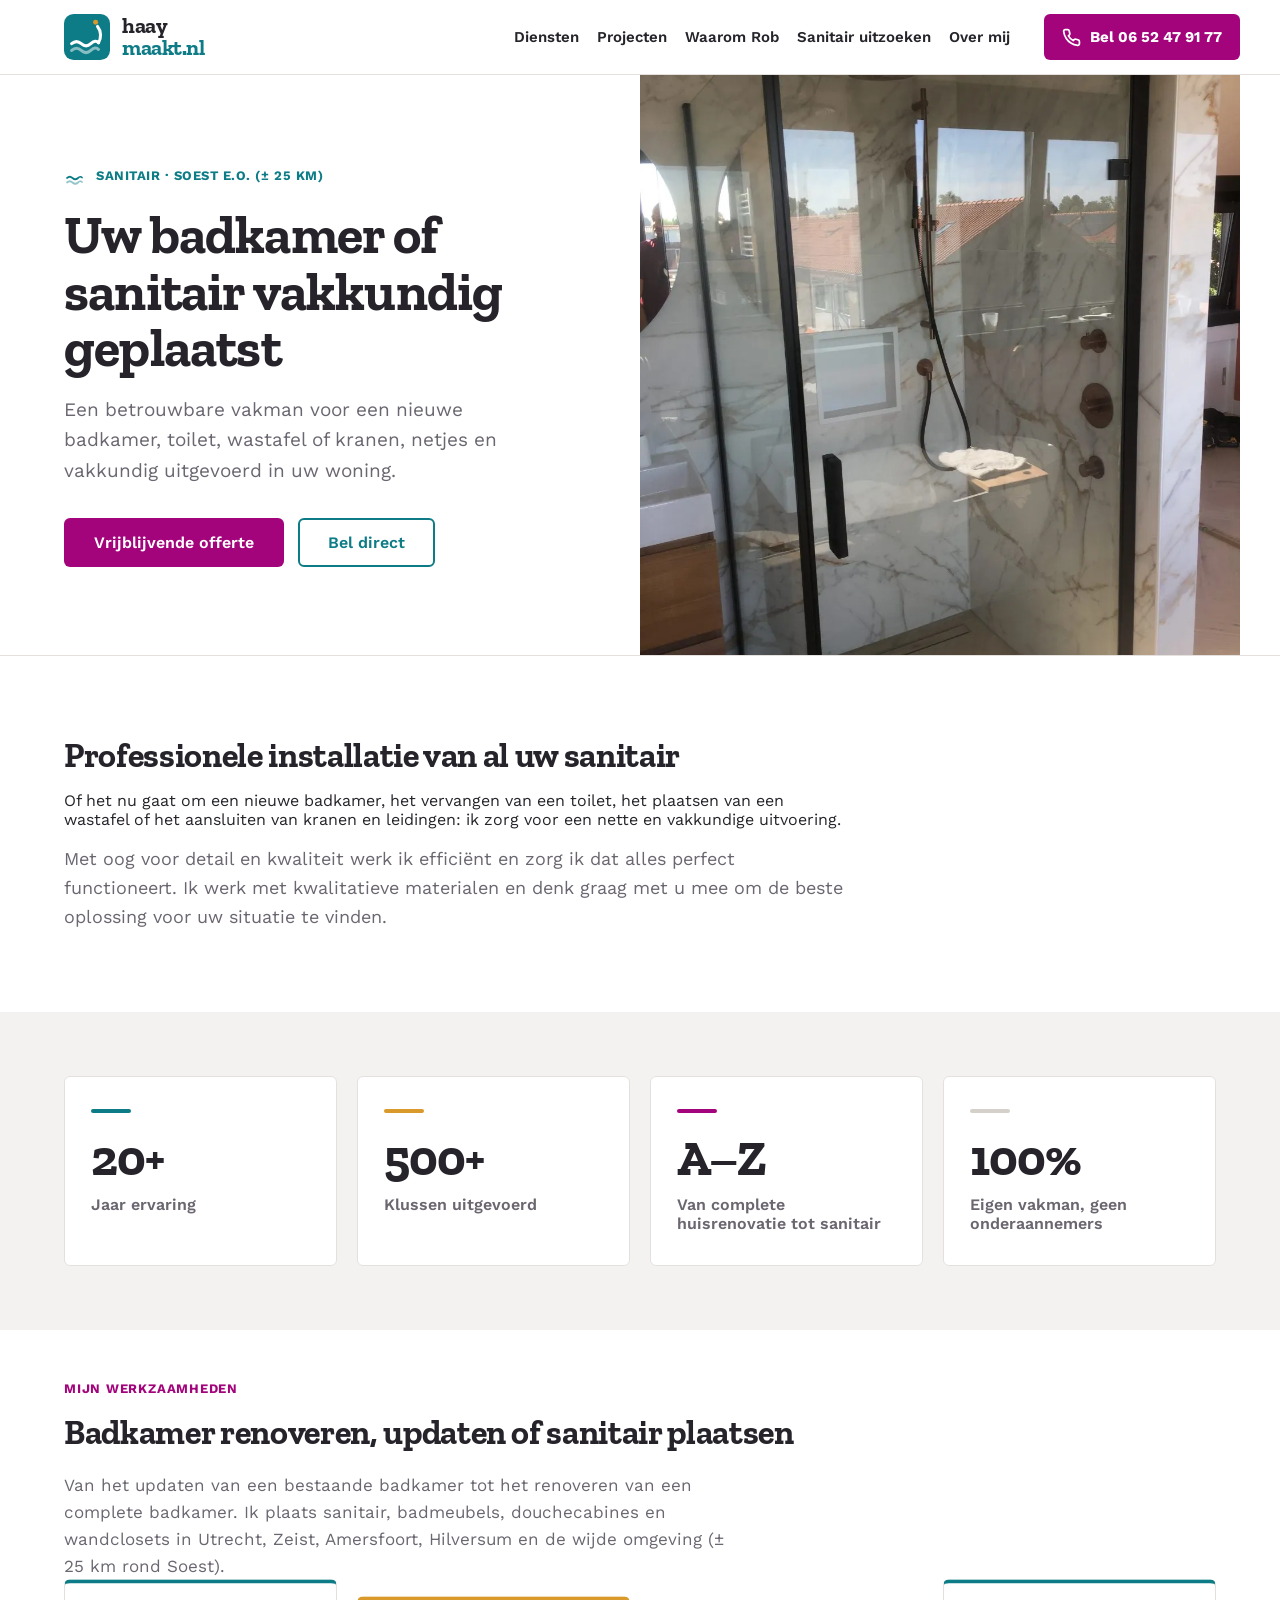
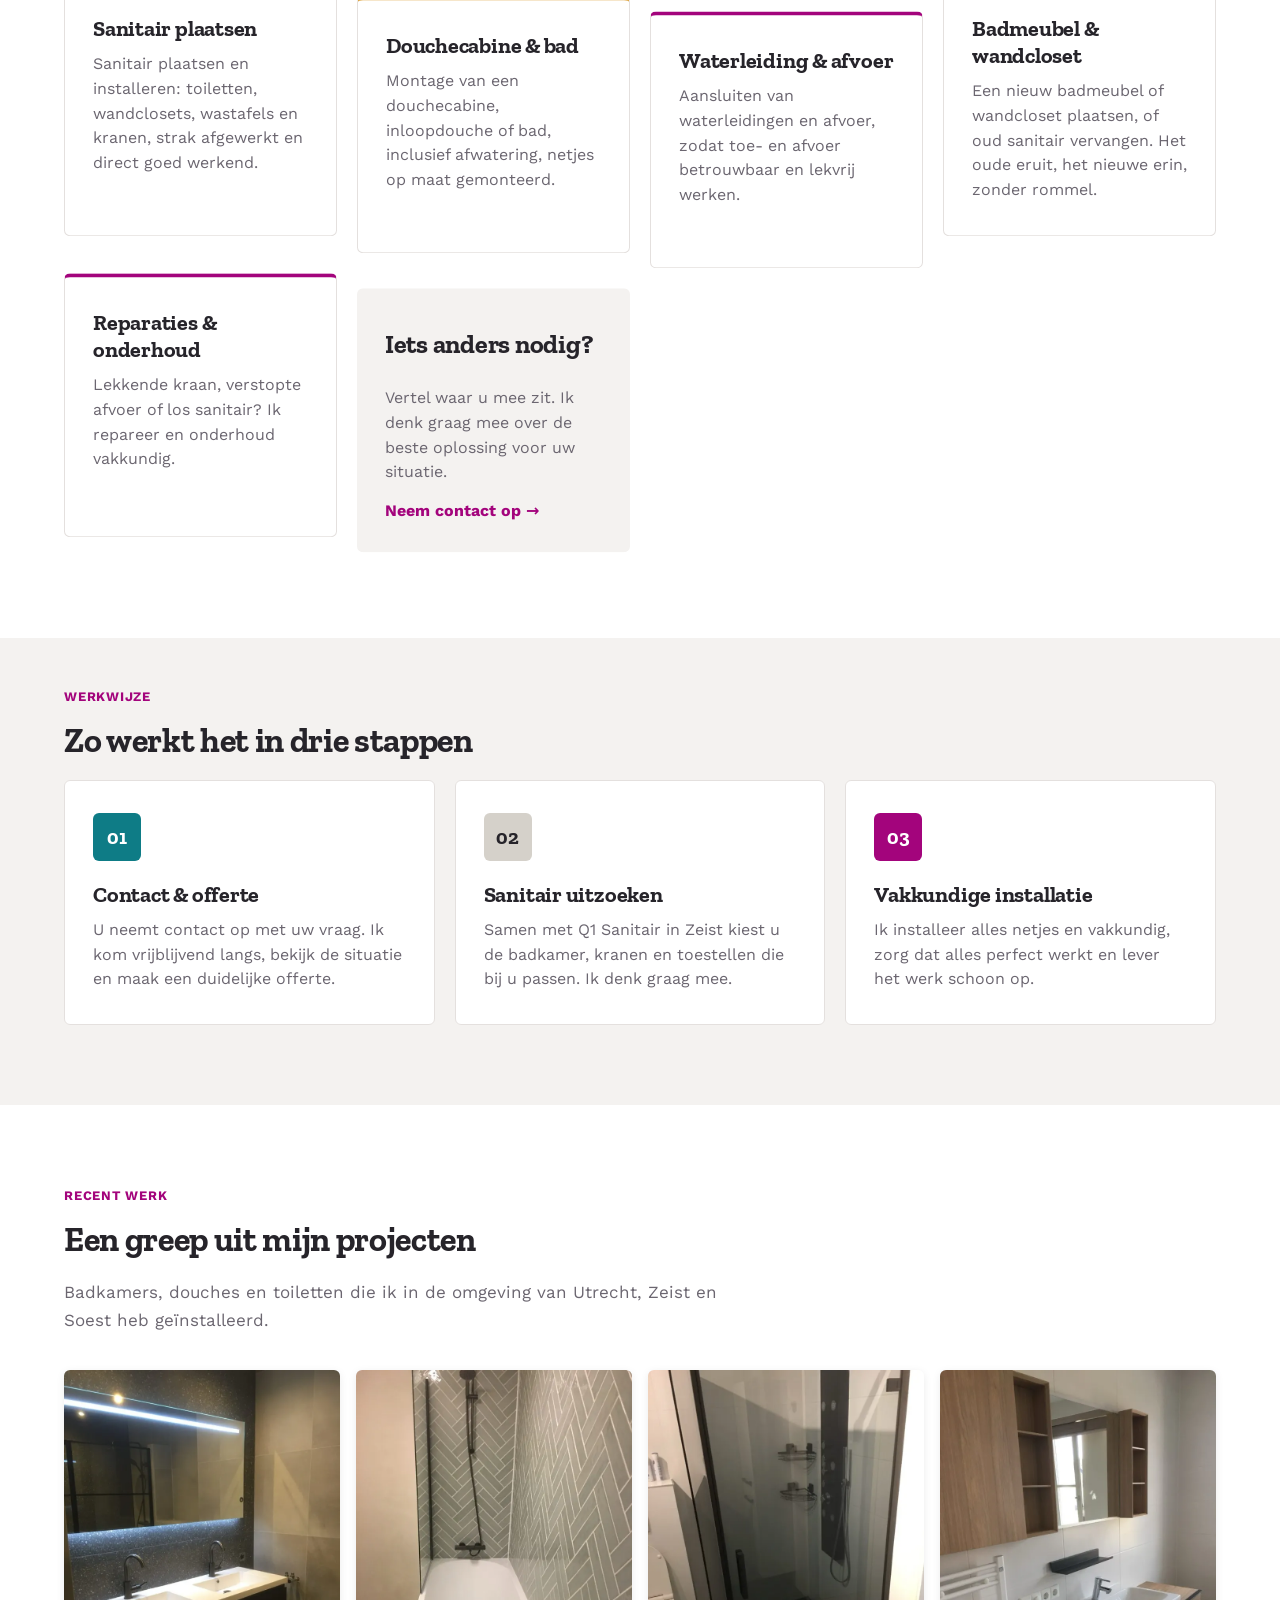
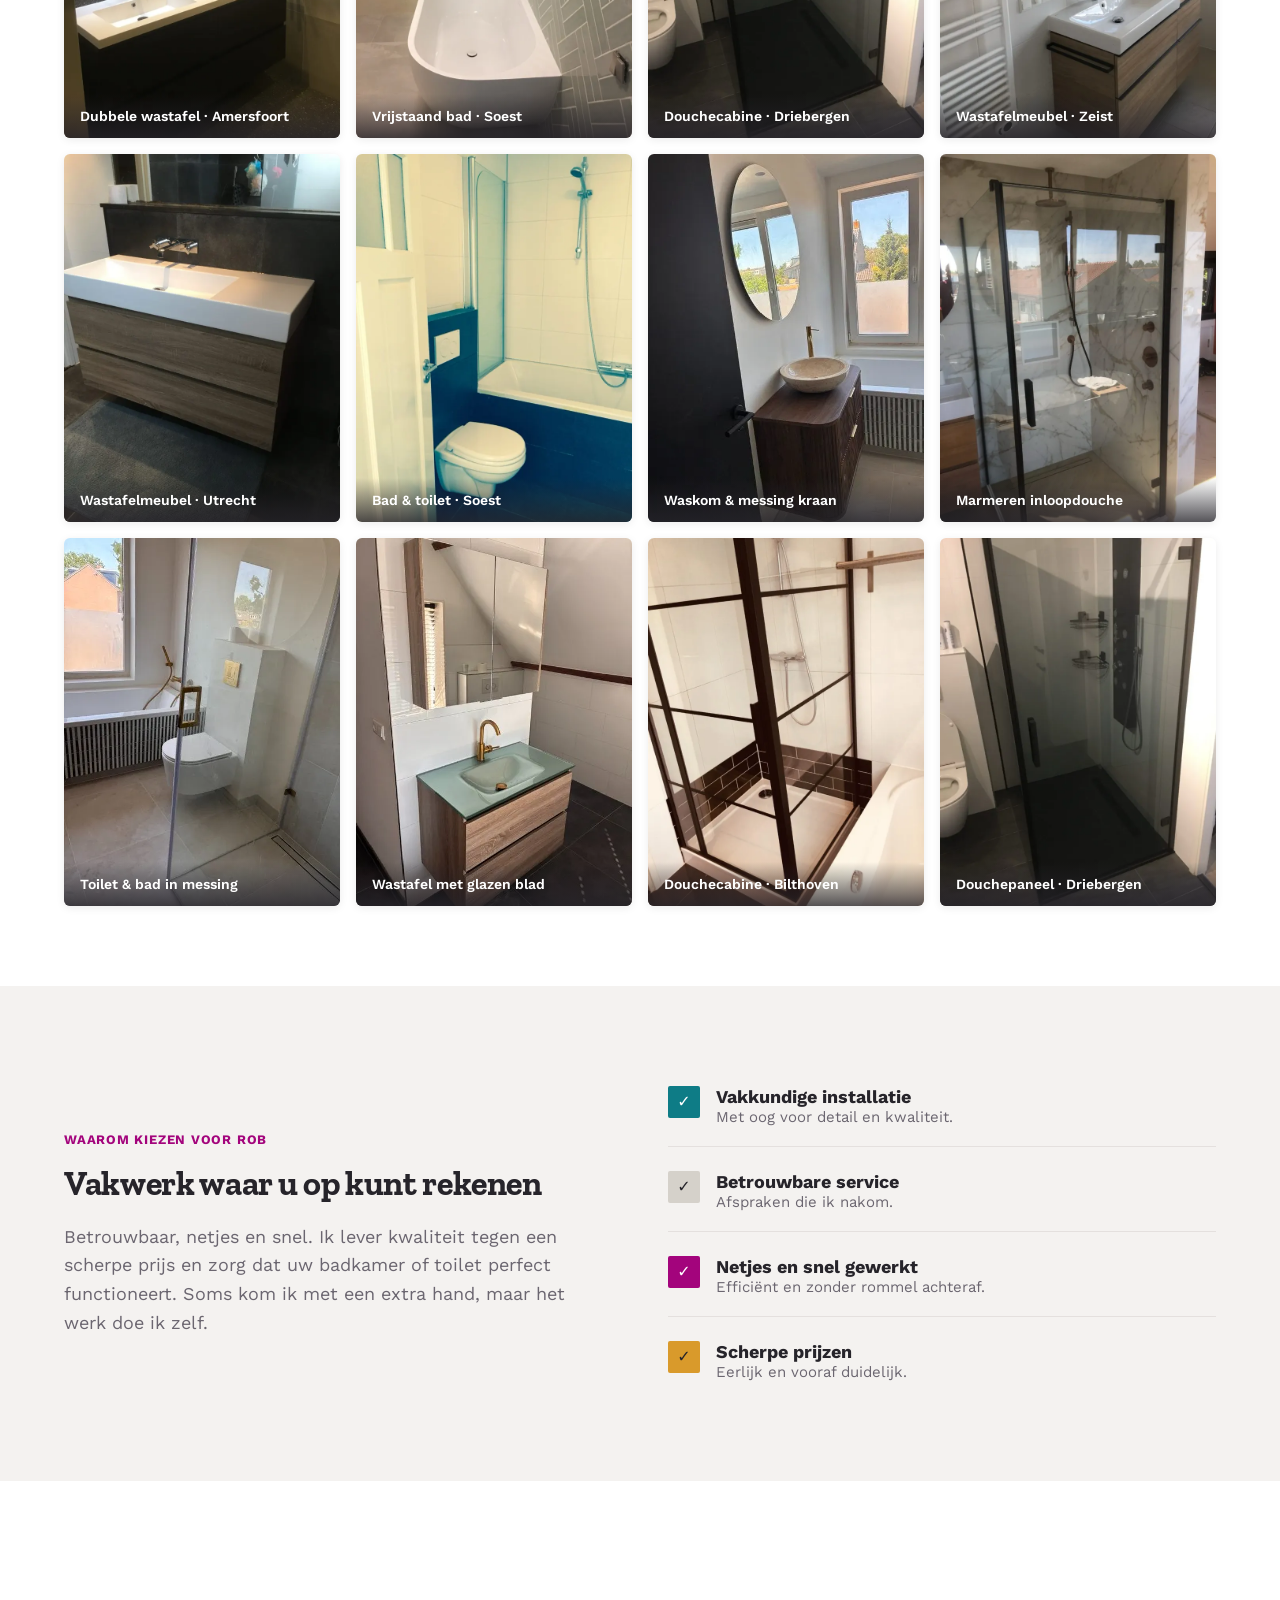
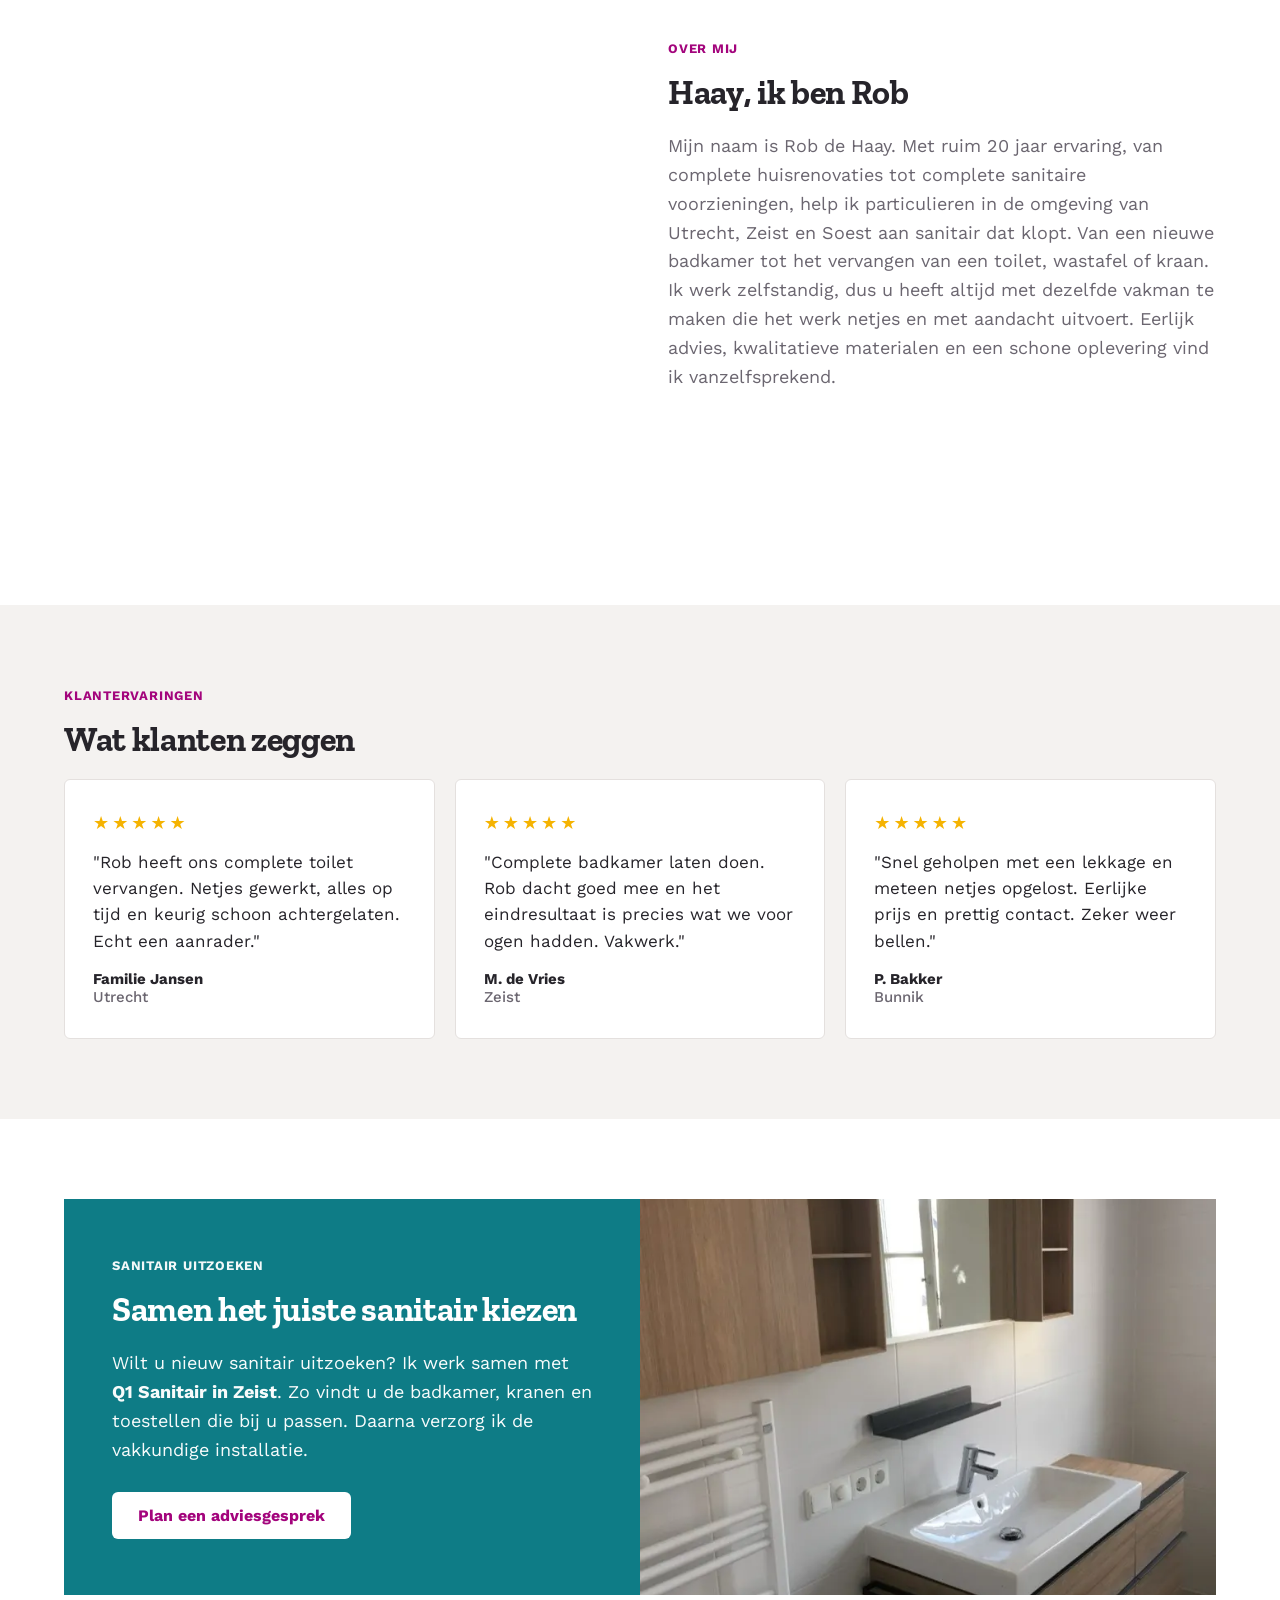
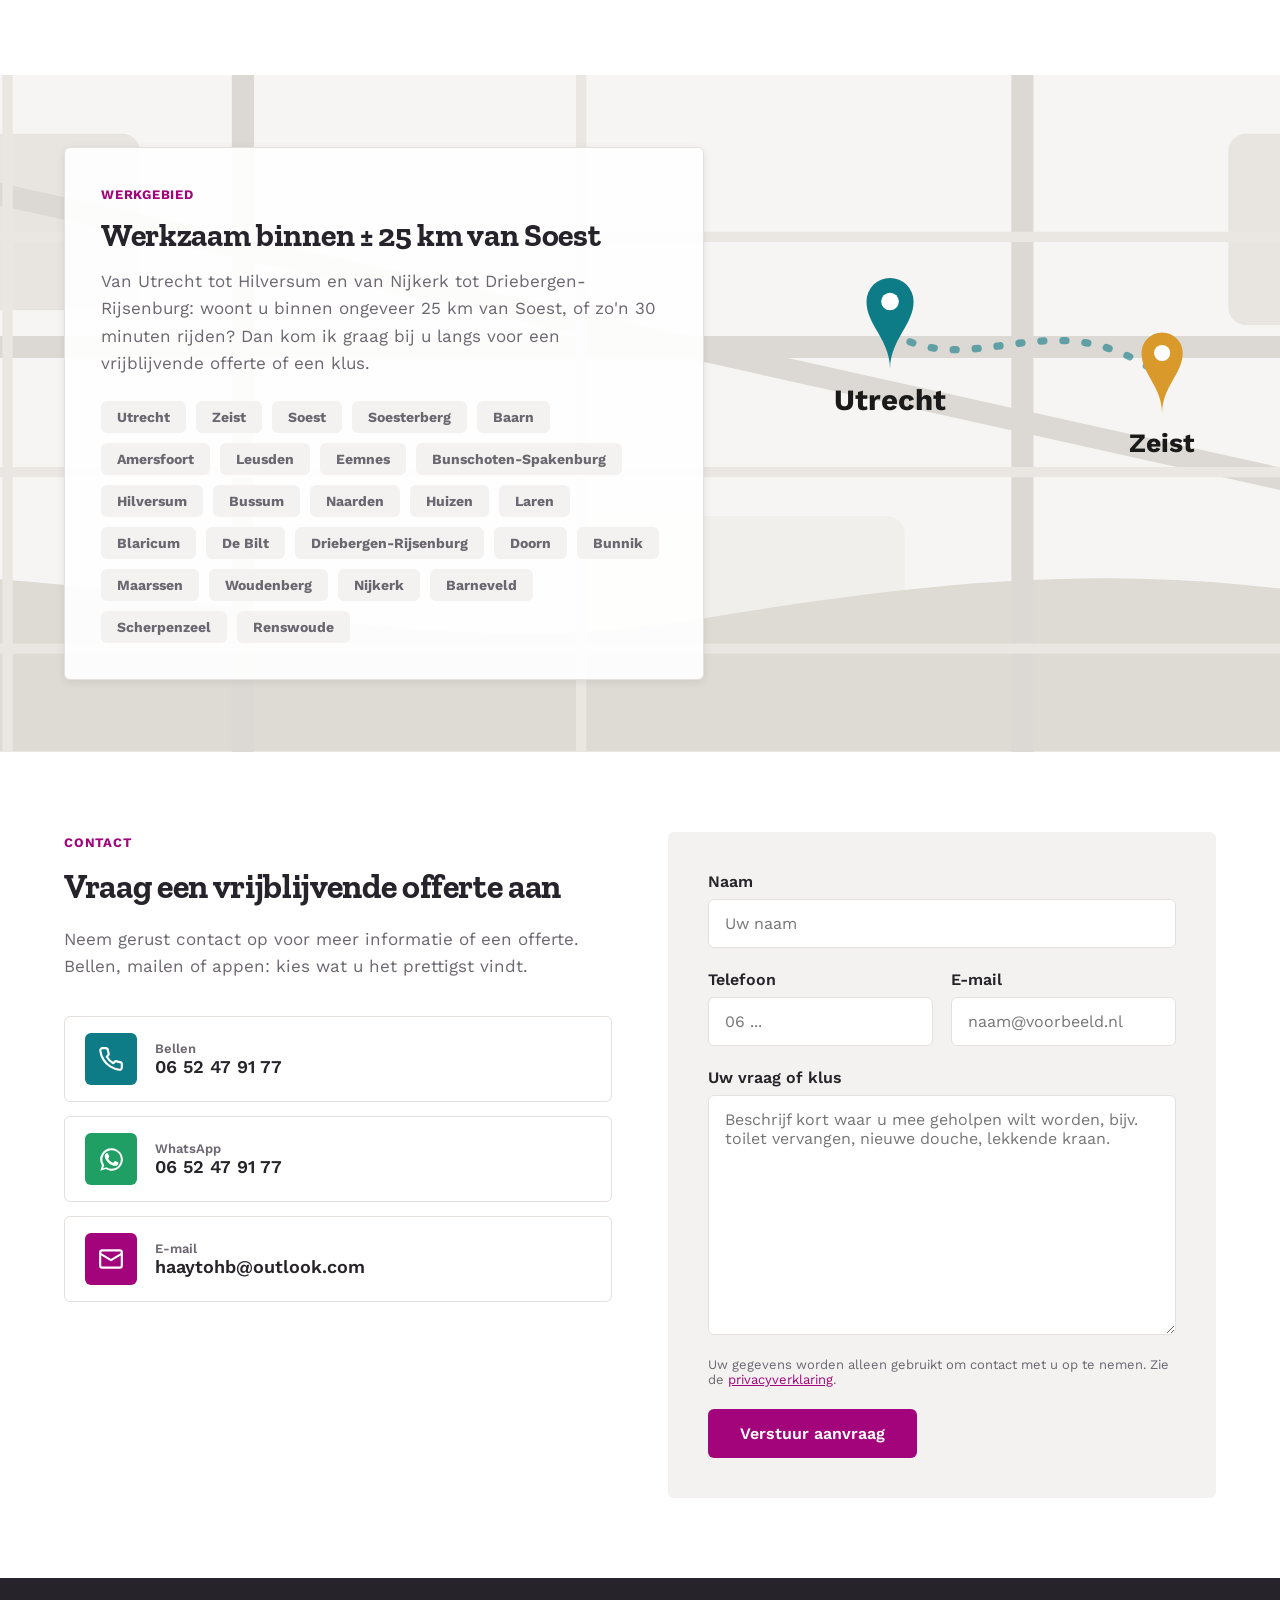
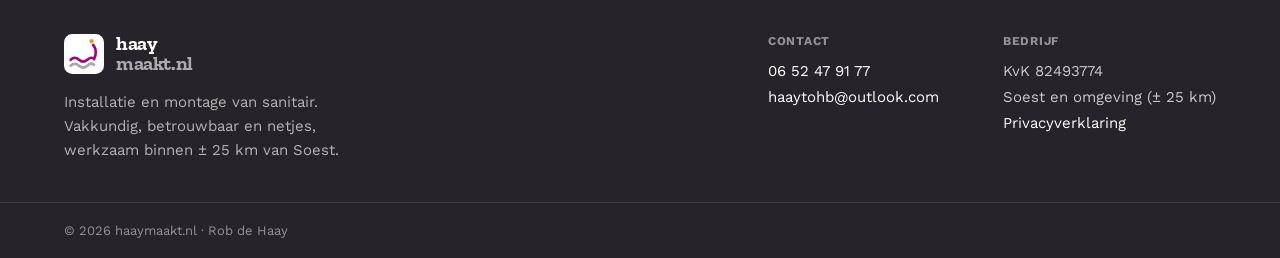
<file: index.html>
<!doctype html>
<html lang="nl">
<head>
<meta charset="utf-8">
<meta name="viewport" content="width=device-width, initial-scale=1">
<title>Badkamer renoveren &amp; sanitair plaatsen in Utrecht, Zeist en Soest | haaymaakt.nl</title>
<meta name="description" content="Haay Maakt: Rob de Haay renoveert badkamers en plaatst sanitair binnen ± 25 km van Soest, Utrecht, Zeist, Amersfoort en omgeving. Eén ervaren vakman van opname tot oplevering. 20+ jaar ervaring, vrijblijvende offerte.">
<link rel="canonical" href="https://haaymaakt.nl/">
<meta name="theme-color" content="#0E7C86">

<link rel="icon" href="/favicon.svg" type="image/svg+xml">
<link rel="icon" href="/favicon-32.png" sizes="32x32" type="image/png">
<link rel="apple-touch-icon" href="/apple-touch-icon.png">
<link rel="manifest" href="/site.webmanifest">

<meta property="og:type" content="website">
<meta property="og:site_name" content="Haay Maakt">
<meta property="og:locale" content="nl_NL">
<meta property="og:url" content="https://haaymaakt.nl/">
<meta property="og:title" content="Haay Maakt | Rob de Haay Sanitairinstallatie">
<meta property="og:description" content="Haay Maakt: Rob de Haay renoveert badkamers en plaatst sanitair binnen ± 25 km van Soest. Eén ervaren vakman van opname tot oplevering.">
<meta property="og:image" content="https://haaymaakt.nl/images/og-image.jpg">
<meta property="og:image:width" content="1200">
<meta property="og:image:height" content="630">
<meta property="og:image:alt" content="Marmeren inloopdouche geplaatst door Rob de Haay in Zeist">
<meta name="twitter:card" content="summary_large_image">
<meta name="twitter:title" content="Haay Maakt | Rob de Haay Sanitairinstallatie">
<meta name="twitter:description" content="Haay Maakt: badkamers renoveren en sanitair plaatsen. Eén ervaren vakman, werkzaam binnen ± 25 km van Soest.">
<meta name="twitter:image" content="https://haaymaakt.nl/images/og-image.jpg">

<script type="application/ld+json">
{
  "@context": "https://schema.org",
  "@type": "Plumber",
  "name": "Haay Maakt",
  "alternateName": ["Rob de Haay Sanitairinstallatie", "haaymaakt.nl"],
  "description": "Haay Maakt is het sanitairbedrijf van Rob de Haay. Rob renoveert badkamers en toiletten en plaatst douches, badmeubels, wandclosets, kranen en leidingwerk. Van de eerste opname tot de oplevering heeft u één ervaren vakman als aanspreekpunt.",
  "url": "https://haaymaakt.nl/",
  "image": "https://haaymaakt.nl/images/og-image.jpg",
  "telephone": "+31652479177",
  "email": "haaytohb@outlook.com",
  "identifier": { "@type": "PropertyValue", "name": "KvK", "value": "82493774" },
  "founder": { "@type": "Person", "name": "Rob de Haay" },
  "areaServed": [
    { "@type": "City", "name": "Utrecht" },
    { "@type": "City", "name": "Zeist" },
    { "@type": "City", "name": "Soest" },
    { "@type": "City", "name": "Soesterberg" },
    { "@type": "City", "name": "Baarn" },
    { "@type": "City", "name": "Amersfoort" },
    { "@type": "City", "name": "Leusden" },
    { "@type": "City", "name": "Eemnes" },
    { "@type": "City", "name": "Bunschoten-Spakenburg" },
    { "@type": "City", "name": "Hilversum" },
    { "@type": "City", "name": "Bussum" },
    { "@type": "City", "name": "Naarden" },
    { "@type": "City", "name": "Huizen" },
    { "@type": "City", "name": "Laren" },
    { "@type": "City", "name": "Blaricum" },
    { "@type": "City", "name": "De Bilt" },
    { "@type": "City", "name": "Driebergen-Rijsenburg" },
    { "@type": "City", "name": "Doorn" },
    { "@type": "City", "name": "Bunnik" },
    { "@type": "City", "name": "Maarssen" },
    { "@type": "City", "name": "Woudenberg" },
    { "@type": "City", "name": "Nijkerk" },
    { "@type": "City", "name": "Barneveld" },
    { "@type": "City", "name": "Scherpenzeel" },
    { "@type": "City", "name": "Renswoude" }
  ],
  "knowsAbout": ["badkamer renoveren", "badkamer updaten", "sanitair plaatsen", "badmeubel", "douchecabine", "wandcloset"],
  "hasOfferCatalog": {
    "@type": "OfferCatalog",
    "name": "Diensten",
    "itemListElement": [
      { "@type": "Offer", "itemOffered": { "@type": "Service", "name": "Sanitair plaatsen", "description": "Sanitair plaatsen en installeren: toiletten, wandclosets, wastafels en kranen." } },
      { "@type": "Offer", "itemOffered": { "@type": "Service", "name": "Douchecabine & bad", "description": "Montage van een douchecabine, inloopdouche of bad, inclusief afwatering." } },
      { "@type": "Offer", "itemOffered": { "@type": "Service", "name": "Waterleiding & afvoer", "description": "Aansluiten van waterleidingen en afvoer." } },
      { "@type": "Offer", "itemOffered": { "@type": "Service", "name": "Badmeubel & wandcloset", "description": "Een nieuw badmeubel of wandcloset plaatsen, of oud sanitair vervangen." } },
      { "@type": "Offer", "itemOffered": { "@type": "Service", "name": "Reparaties & onderhoud", "description": "Lekkende kraan, verstopte afvoer of los sanitair repareren en onderhouden." } }
    ]
  }
}
</script>

<link rel="preconnect" href="https://haaymaakt.goatcounter.com">
<link rel="preload" as="image" type="image/webp" href="/images/n-douche-zeist.webp" fetchpriority="high">
<link rel="preload" as="font" type="font/woff2" href="/fonts/work-sans-var.woff2" crossorigin>
<link rel="preload" as="font" type="font/woff2" href="/fonts/zilla-slab-700.woff2" crossorigin>
<link rel="stylesheet" href="/styles.css">
</head>
<body>
<a class="skip-link" href="#main">Direct naar inhoud</a>

<header class="site-header">
  <div class="row">
    <a href="#top" class="logo">
      <svg width="46" height="46" viewBox="0 0 48 48" fill="none" aria-hidden="true">
        <rect width="48" height="48" rx="10" fill="#0E7C86"/>
        <path d="M8 31 q 5 -4.5 10 0 t 10 0 q 5 -4.5 8 -1" stroke="#fff" stroke-width="3.2" fill="none" stroke-linecap="round"/>
        <path d="M8 38 q 5 -4.5 10 0 t 10 0 q 5 -4.5 8 -1" stroke="rgba(255,255,255,0.5)" stroke-width="3.2" fill="none" stroke-linecap="round"/>
        <path d="M36 30 C 39 25, 39 18, 35 13" stroke="#fff" stroke-width="3.2" fill="none" stroke-linecap="round"/>
        <circle cx="33" cy="8.5" r="2.6" fill="#D99A2B"/>
      </svg>
      <span class="wordmark"><span id="header-haay-woord">haay</span><span class="accent">maakt.nl</span></span>
    </a>

    <nav class="main-nav" aria-label="Hoofdmenu">
      <a href="#diensten">Diensten</a>
      <a href="#projecten">Projecten</a>
      <a href="#waarom">Waarom Rob</a>
      <a href="#sanitair">Sanitair uitzoeken</a>
      <a href="#over">Over mij</a>
    </nav>

    <a href="tel:0652479177" class="btn btn-primary btn-call" aria-label="Bel 06 52 47 91 77">
      <svg width="19" height="19" viewBox="0 0 24 24" fill="none" stroke="currentColor" stroke-width="2.2" stroke-linecap="round" stroke-linejoin="round" aria-hidden="true"><path d="M22 16.92v3a2 2 0 0 1-2.18 2 19.79 19.79 0 0 1-8.63-3.07 19.5 19.5 0 0 1-6-6 19.79 19.79 0 0 1-3.07-8.67A2 2 0 0 1 4.11 2h3a2 2 0 0 1 2 1.72c.127.96.361 1.903.7 2.81a2 2 0 0 1-.45 2.11L8.09 9.91a16 16 0 0 0 6 6l1.27-1.27a2 2 0 0 1 2.11-.45c.907.339 1.85.573 2.81.7A2 2 0 0 1 22 16.92z"/></svg>
      <span class="call-full">Bel 06 52 47 91 77</span>
      <span class="call-tablet">06 52 47 91 77</span>
    </a>

    <button type="button" class="menu-toggle" aria-label="Menu" aria-expanded="false" aria-controls="mobile-nav">
      <span></span><span></span><span></span>
    </button>
  </div>

  <nav id="mobile-nav" class="mobile-nav" aria-label="Mobiel menu" hidden>
    <a href="#diensten">Diensten</a>
    <a href="#projecten">Projecten</a>
    <a href="#waarom">Waarom Rob</a>
    <a href="#sanitair">Sanitair uitzoeken</a>
    <a href="#over">Over mij</a>
    <a href="#contact" class="mobile-nav-cta">Vrijblijvend offerte aanvragen</a>
  </nav>
</header>

<main id="main">

  <section id="top" class="hero">
    <div class="hero-grid">
      <div class="hero-copy">
        <span class="eyebrow eyebrow-icon">
          <svg width="24" height="24" viewBox="0 0 48 48" fill="none" aria-hidden="true"><path d="M6 30 q 5.5 -5 11 0 t 11 0 q 5 -4.5 8 -1" stroke="currentColor" stroke-width="3.4" fill="none" stroke-linecap="round"/><path d="M6 39 q 5.5 -5 11 0 t 11 0 q 5 -4.5 8 -1" stroke="currentColor" stroke-width="3.4" fill="none" stroke-linecap="round" opacity="0.45"/></svg>
          Sanitair · Soest e.o. (± 25 km)
        </span>
        <h1>Uw badkamer of sanitair vakkundig geplaatst</h1>
        <p class="lead">Een betrouwbare vakman voor een nieuwe badkamer, toilet, wastafel of kranen, netjes en vakkundig uitgevoerd in uw woning.</p>
        <div class="btn-row">
          <a href="#contact" class="btn btn-primary">Vrijblijvende offerte</a>
          <a href="tel:0652479177" class="btn btn-outline-teal">Bel direct</a>
        </div>
      </div>
      <div class="hero-photo" role="img" aria-label="Marmeren inloopdouche met zitbank, geplaatst in Zeist"></div>
    </div>
  </section>

  <section class="intro">
    <div class="intro-inner">
      <h2>Professionele installatie van al uw sanitair</h2>
      <p>Of het nu gaat om een nieuwe badkamer, het vervangen van een toilet, het plaatsen van een wastafel of het aansluiten van kranen en leidingen: ik zorg voor een nette en vakkundige uitvoering.</p>
      <p class="muted">Met oog voor detail en kwaliteit werk ik efficiënt en zorg ik dat alles perfect functioneert. Ik werk met kwalitatieve materialen en denk graag met u mee om de beste oplossing voor uw situatie te vinden.</p>
    </div>
  </section>

  <section class="stats">
    <div class="stats-grid" id="cijfers-grid">
      <div class="stat-card"><div class="stat-bar bar-petrol"></div><div class="stat-figure">20+</div><div class="stat-label">Jaar ervaring</div></div>
      <div class="stat-card"><div class="stat-bar bar-ochre"></div><div class="stat-figure">500+</div><div class="stat-label">Klussen uitgevoerd</div></div>
      <div class="stat-card"><div class="stat-bar bar-magenta"></div><div class="stat-figure">A–Z</div><div class="stat-label">Van complete huisrenovatie tot sanitair</div></div>
      <div class="stat-card"><div class="stat-bar bar-soft"></div><div class="stat-figure">100%</div><div class="stat-label">Eigen vakman, geen onderaannemers</div></div>
    </div>
  </section>

  <section id="diensten" class="services">
    <span class="eyebrow">Mijn werkzaamheden</span>
    <h2>Badkamer renoveren, updaten of sanitair plaatsen</h2>
    <p class="section-intro">Van het updaten van een bestaande badkamer tot het renoveren van een complete badkamer. Ik plaats sanitair, badmeubels, douchecabines en wandclosets in Utrecht, Zeist, Amersfoort, Hilversum en de wijde omgeving (± 25 km rond Soest).</p>
    <div class="card-grid" id="diensten-grid">
      <article class="service-card card-purple">
        <h3>Sanitair plaatsen</h3>
        <p>Sanitair plaatsen en installeren: toiletten, wandclosets, wastafels en kranen, strak afgewerkt en direct goed werkend.</p>
      </article>
      <article class="service-card card-pink">
        <h3>Douchecabine &amp; bad</h3>
        <p>Montage van een douchecabine, inloopdouche of bad, inclusief afwatering, netjes op maat gemonteerd.</p>
      </article>
      <article class="service-card card-red">
        <h3>Waterleiding &amp; afvoer</h3>
        <p>Aansluiten van waterleidingen en afvoer, zodat toe- en afvoer betrouwbaar en lekvrij werken.</p>
      </article>
      <article class="service-card card-purple">
        <h3>Badmeubel &amp; wandcloset</h3>
        <p>Een nieuw badmeubel of wandcloset plaatsen, of oud sanitair vervangen. Het oude eruit, het nieuwe erin, zonder rommel.</p>
      </article>
      <article class="service-card card-red">
        <h3>Reparaties &amp; onderhoud</h3>
        <p>Lekkende kraan, verstopte afvoer of los sanitair? Ik repareer en onderhoud vakkundig.</p>
      </article>
      <div class="service-card service-card-cta">
        <h3>Iets anders nodig?</h3>
        <p>Vertel waar u mee zit. Ik denk graag mee over de beste oplossing voor uw situatie.</p>
        <a href="#contact" class="arrow-link">Neem contact op →</a>
      </div>
    </div>
  </section>

  <section id="werkwijze" class="process">
    <div class="process-inner">
      <span class="eyebrow">Werkwijze</span>
      <h2>Zo werkt het in drie stappen</h2>
      <div class="card-grid" id="werkwijze-grid">
        <div class="process-card">
          <span class="step-number step-purple">01</span>
          <h3>Contact &amp; offerte</h3>
          <p>U neemt contact op met uw vraag. Ik kom vrijblijvend langs, bekijk de situatie en maak een duidelijke offerte.</p>
        </div>
        <div class="process-card">
          <span class="step-number step-pink">02</span>
          <h3>Sanitair uitzoeken</h3>
          <p>Samen met Q1 Sanitair in Zeist kiest u de badkamer, kranen en toestellen die bij u passen. Ik denk graag mee.</p>
        </div>
        <div class="process-card">
          <span class="step-number step-red">03</span>
          <h3>Vakkundige installatie</h3>
          <p>Ik installeer alles netjes en vakkundig, zorg dat alles perfect werkt en lever het werk schoon op.</p>
        </div>
      </div>
    </div>
  </section>

  <section id="projecten" class="gallery">
    <div class="gallery-inner">
      <span class="eyebrow">Recent werk</span>
      <h2>Een greep uit mijn projecten</h2>
      <p class="section-intro">Badkamers, douches en toiletten die ik in de omgeving van Utrecht, Zeist en Soest heb geïnstalleerd.</p>
      <div class="gallery-grid">
        <figure>
          <picture>
            <source type="image/webp" srcset="/images/werk-amersfoort-700.webp 700w, /images/werk-amersfoort.webp 1050w" sizes="(min-width: 1024px) 280px, (min-width: 640px) 45vw, 90vw">
            <img src="/images/werk-amersfoort.jpg" srcset="/images/werk-amersfoort-700.jpg 700w, /images/werk-amersfoort.jpg 1050w" sizes="(min-width: 1024px) 280px, (min-width: 640px) 45vw, 90vw" width="1050" height="1400" alt="Dubbele wastafel met zwart meubel, Amersfoort" loading="lazy">
          </picture>
          <figcaption>Dubbele wastafel · Amersfoort</figcaption>
        </figure>
        <figure>
          <picture>
            <source type="image/webp" srcset="/images/werk-bad-soest-700.webp 700w, /images/werk-bad-soest.webp 1050w" sizes="(min-width: 1024px) 280px, (min-width: 640px) 45vw, 90vw">
            <img src="/images/werk-bad-soest.jpg" srcset="/images/werk-bad-soest-700.jpg 700w, /images/werk-bad-soest.jpg 1050w" sizes="(min-width: 1024px) 280px, (min-width: 640px) 45vw, 90vw" width="1050" height="1400" alt="Vrijstaand bad met visgraat-tegels, Soest" loading="lazy">
          </picture>
          <figcaption>Vrijstaand bad · Soest</figcaption>
        </figure>
        <figure>
          <picture>
            <source type="image/webp" srcset="/images/werk-cabine-driebergen-700.webp 700w, /images/werk-cabine-driebergen.webp 1050w" sizes="(min-width: 1024px) 280px, (min-width: 640px) 45vw, 90vw">
            <img src="/images/werk-cabine-driebergen.jpg" srcset="/images/werk-cabine-driebergen-700.jpg 700w, /images/werk-cabine-driebergen.jpg 1050w" sizes="(min-width: 1024px) 280px, (min-width: 640px) 45vw, 90vw" width="1050" height="1400" alt="Inloopdouche met zwart glas, Driebergen" loading="lazy">
          </picture>
          <figcaption>Douchecabine · Driebergen</figcaption>
        </figure>
        <figure>
          <picture>
            <source type="image/webp" srcset="/images/werk-zeist-700.webp 700w, /images/werk-zeist.webp 1050w" sizes="(min-width: 1024px) 280px, (min-width: 640px) 45vw, 90vw">
            <img src="/images/werk-zeist.jpg" srcset="/images/werk-zeist-700.jpg 700w, /images/werk-zeist.jpg 1050w" sizes="(min-width: 1024px) 280px, (min-width: 640px) 45vw, 90vw" width="1050" height="1400" alt="Wastafelmeubel met spiegelkast, Zeist" loading="lazy">
          </picture>
          <figcaption>Wastafelmeubel · Zeist</figcaption>
        </figure>
        <figure>
          <picture>
            <source type="image/webp" srcset="/images/werk-badmeubel-utrecht-700.webp 700w, /images/werk-badmeubel-utrecht.webp 1050w" sizes="(min-width: 1024px) 280px, (min-width: 640px) 45vw, 90vw">
            <img src="/images/werk-badmeubel-utrecht.jpg" srcset="/images/werk-badmeubel-utrecht-700.jpg 700w, /images/werk-badmeubel-utrecht.jpg 1050w" sizes="(min-width: 1024px) 280px, (min-width: 640px) 45vw, 90vw" width="1050" height="1400" alt="Wastafelmeubel met houtlook, Utrecht" loading="lazy">
          </picture>
          <figcaption>Wastafelmeubel · Utrecht</figcaption>
        </figure>
        <figure>
          <picture>
            <source type="image/webp" srcset="/images/werk-badkamer-soest-700.webp 700w, /images/werk-badkamer-soest.webp 1050w" sizes="(min-width: 1024px) 280px, (min-width: 640px) 45vw, 90vw">
            <img src="/images/werk-badkamer-soest.jpg" srcset="/images/werk-badkamer-soest-700.jpg 700w, /images/werk-badkamer-soest.jpg 1050w" sizes="(min-width: 1024px) 280px, (min-width: 640px) 45vw, 90vw" width="1050" height="1400" alt="Bad met douche en zwevend toilet, Soest" loading="lazy">
          </picture>
          <figcaption>Bad &amp; toilet · Soest</figcaption>
        </figure>
        <figure>
          <picture>
            <source type="image/webp" srcset="/images/n-9519.webp">
            <img src="/images/n-9519.jpg" width="480" height="640" alt="Toiletmeubel met natuurstenen waskom en messing kraan" loading="lazy">
          </picture>
          <figcaption>Waskom &amp; messing kraan</figcaption>
        </figure>
        <figure>
          <picture>
            <source type="image/webp" srcset="/images/n-douche-zeist-700.webp 700w, /images/n-douche-zeist.webp 1050w" sizes="(min-width: 1024px) 280px, (min-width: 640px) 45vw, 90vw">
            <img src="/images/n-douche-zeist.jpg" srcset="/images/n-douche-zeist-700.jpg 700w, /images/n-douche-zeist.jpg 1050w" sizes="(min-width: 1024px) 280px, (min-width: 640px) 45vw, 90vw" width="1050" height="1400" alt="Marmeren inloopdouche met zitbank" loading="lazy">
          </picture>
          <figcaption>Marmeren inloopdouche</figcaption>
        </figure>
        <figure>
          <picture>
            <source type="image/webp" srcset="/images/n-9518.webp">
            <img src="/images/n-9518.jpg" width="480" height="640" alt="Zwevend toilet en bad met messing kranen" loading="lazy">
          </picture>
          <figcaption>Toilet &amp; bad in messing</figcaption>
        </figure>
        <figure>
          <picture>
            <source type="image/webp" srcset="/images/n-9530.webp">
            <img src="/images/n-9530.jpg" width="480" height="640" alt="Wastafelmeubel met glazen blad en messing kraan" loading="lazy">
          </picture>
          <figcaption>Wastafel met glazen blad</figcaption>
        </figure>
        <figure>
          <picture>
            <source type="image/webp" srcset="/images/n-bilthoven-700.webp 700w, /images/n-bilthoven.webp 1050w" sizes="(min-width: 1024px) 280px, (min-width: 640px) 45vw, 90vw">
            <img src="/images/n-bilthoven.jpg" srcset="/images/n-bilthoven-700.jpg 700w, /images/n-bilthoven.jpg 1050w" sizes="(min-width: 1024px) 280px, (min-width: 640px) 45vw, 90vw" width="1050" height="1400" alt="Douchecabine met zwarte profielen, Bilthoven" loading="lazy">
          </picture>
          <figcaption>Douchecabine · Bilthoven</figcaption>
        </figure>
        <figure>
          <picture>
            <source type="image/webp" srcset="/images/n-cabine-driebergen2-700.webp 700w, /images/n-cabine-driebergen2.webp 1050w" sizes="(min-width: 1024px) 280px, (min-width: 640px) 45vw, 90vw">
            <img src="/images/n-cabine-driebergen2.jpg" srcset="/images/n-cabine-driebergen2-700.jpg 700w, /images/n-cabine-driebergen2.jpg 1050w" sizes="(min-width: 1024px) 280px, (min-width: 640px) 45vw, 90vw" width="1050" height="1400" alt="Douchecabine met zwart doucheparaneel" loading="lazy">
          </picture>
          <figcaption>Douchepaneel · Driebergen</figcaption>
        </figure>
      </div>
    </div>
  </section>

  <section id="waarom" class="why">
    <div class="why-grid">
      <div>
        <span class="eyebrow">Waarom kiezen voor Rob</span>
        <h2>Vakwerk waar u op kunt rekenen</h2>
        <p class="lead">Betrouwbaar, netjes en snel. Ik lever kwaliteit tegen een scherpe prijs en zorg dat uw badkamer of toilet perfect functioneert. Soms kom ik met een extra hand, maar het werk doe ik zelf.</p>
      </div>
      <ul class="check-list" id="waarom-lijst">
        <li><span class="check check-purple">✓</span><div><strong>Vakkundige installatie</strong><span>Met oog voor detail en kwaliteit.</span></div></li>
        <li><span class="check check-pink">✓</span><div><strong>Betrouwbare service</strong><span>Afspraken die ik nakom.</span></div></li>
        <li><span class="check check-red">✓</span><div><strong>Netjes en snel gewerkt</strong><span>Efficiënt en zonder rommel achteraf.</span></div></li>
        <li><span class="check check-yellow">✓</span><div><strong>Scherpe prijzen</strong><span>Eerlijk en vooraf duidelijk.</span></div></li>
      </ul>
    </div>
  </section>

  <section id="over" class="about">
    <svg width="0" height="0" aria-hidden="true" style="position:absolute">
      <defs><clipPath id="watervlek" clipPathUnits="objectBoundingBox"><path d="M0.50,0.02 C0.63,0.01 0.71,0.09 0.81,0.11 C0.91,0.13 0.97,0.16 0.945,0.31 C0.925,0.43 0.965,0.55 0.915,0.69 C0.865,0.84 0.72,0.90 0.60,0.945 C0.49,0.985 0.37,0.965 0.275,0.895 C0.17,0.82 0.075,0.85 0.065,0.68 C0.055,0.55 0.02,0.44 0.085,0.30 C0.145,0.165 0.30,0.165 0.38,0.09 C0.43,0.045 0.44,0.02 0.50,0.02 Z"/></clipPath></defs>
    </svg>
    <div class="about-photo" role="img" aria-label="Foto van Rob de Haay volgt">
      <span>Foto van Rob<br>volgt binnenkort</span>
    </div>
    <div>
      <span class="eyebrow">Over mij</span>
      <h2 id="over-titel"><span id="haay-woord">Haay</span>, ik ben Rob</h2>
      <p class="lead">Mijn naam is Rob de Haay. Met ruim 20 jaar ervaring, van complete huisrenovaties tot complete sanitaire voorzieningen, help ik particulieren in de omgeving van Utrecht, Zeist en Soest aan sanitair dat klopt. Van een nieuwe badkamer tot het vervangen van een toilet, wastafel of kraan.</p>
      <p class="muted">Ik werk zelfstandig, dus u heeft altijd met dezelfde vakman te maken die het werk netjes en met aandacht uitvoert. Eerlijk advies, kwalitatieve materialen en een schone oplevering vind ik vanzelfsprekend.</p>
    </div>
  </section>

  <section id="reviews" class="reviews">
    <div class="reviews-inner">
      <span class="eyebrow">Klantervaringen</span>
      <h2>Wat klanten zeggen</h2>
      <div class="card-grid">
        <blockquote class="review-card">
          <div class="stars" aria-hidden="true" data-sterren="1"><span>★</span><span>★</span><span>★</span><span>★</span><span>★</span></div>
          <p>"Rob heeft ons complete toilet vervangen. Netjes gewerkt, alles op tijd en keurig schoon achtergelaten. Echt een aanrader."</p>
          <footer><strong>Familie Jansen</strong><span>Utrecht</span></footer>
        </blockquote>
        <blockquote class="review-card">
          <div class="stars" aria-hidden="true" data-sterren="1"><span>★</span><span>★</span><span>★</span><span>★</span><span>★</span></div>
          <p>"Complete badkamer laten doen. Rob dacht goed mee en het eindresultaat is precies wat we voor ogen hadden. Vakwerk."</p>
          <footer><strong>M. de Vries</strong><span>Zeist</span></footer>
        </blockquote>
        <blockquote class="review-card">
          <div class="stars" aria-hidden="true" data-sterren="1"><span>★</span><span>★</span><span>★</span><span>★</span><span>★</span></div>
          <p>"Snel geholpen met een lekkage en meteen netjes opgelost. Eerlijke prijs en prettig contact. Zeker weer bellen."</p>
          <footer><strong>P. Bakker</strong><span>Bunnik</span></footer>
        </blockquote>
      </div>
    </div>
  </section>

  <section id="sanitair" class="partner">
    <div class="partner-grid">
      <div class="partner-copy">
        <span class="eyebrow eyebrow-on-dark">Sanitair uitzoeken</span>
        <h2>Samen het juiste sanitair kiezen</h2>
        <p>Wilt u nieuw sanitair uitzoeken? Ik werk samen met <strong>Q1 Sanitair in Zeist</strong>. Zo vindt u de badkamer, kranen en toestellen die bij u passen. Daarna verzorg ik de vakkundige installatie.</p>
        <a href="#contact" class="btn btn-on-dark">Plan een adviesgesprek</a>
      </div>
      <div class="partner-photo" role="img" aria-label="Wastafelmeubel geplaatst in Zeist"></div>
    </div>
  </section>

  <section class="area">
    <svg class="area-map" viewBox="0 0 1200 460" preserveAspectRatio="xMidYMid slice" aria-hidden="true">
      <rect width="1200" height="460" fill="#f6f5f3"/>
      <rect x="70" y="40" width="190" height="120" rx="12" fill="#e8e5e0"/>
      <rect x="1000" y="40" width="200" height="130" rx="12" fill="#e8e5e0"/>
      <rect x="560" y="300" width="220" height="150" rx="12" fill="#f1efec"/>
      <path d="M-20 350 C 220 310, 400 410, 640 370 S 1010 330, 1240 390 L1240 460 L-20 460 Z" fill="#dedad4"/>
      <g stroke="#dcd8d3" stroke-width="15" fill="none" stroke-linecap="round">
        <path d="M-20 185 H1240"/><path d="M330 -20 V480"/><path d="M860 -20 V480"/><path d="M-20 40 L1240 320"/>
      </g>
      <g stroke="#eae7e2" stroke-width="7" fill="none" stroke-linecap="round">
        <path d="M-20 110 H1240"/><path d="M-20 270 H1240"/><path d="M170 -20 V480"/><path d="M560 -20 V480"/><path d="M1050 -20 V480"/><path d="M-20 390 H1240"/>
      </g>
      <path d="M770 175 C 830 210, 880 150, 955 205" stroke="#0E7C86" stroke-width="5" fill="none" stroke-linecap="round" stroke-dasharray="2 13" opacity="0.6"/>
      <g>
        <path d="M770 200 c 0 -20 -16 -30 -16 -46 a 16 16 0 0 1 32 0 c 0 16 -16 26 -16 46 z" fill="#0E7C86"/>
        <circle cx="770" cy="154" r="6" fill="#fff"/>
        <text x="770" y="228" text-anchor="middle" font-size="20" font-weight="700" fill="#1a1a1a">Utrecht</text>
      </g>
      <g>
        <path d="M955 230 c 0 -18 -14 -27 -14 -41 a 14 14 0 0 1 28 0 c 0 14 -14 23 -14 41 z" fill="#D99A2B"/>
        <circle cx="955" cy="189" r="5.5" fill="#fff"/>
        <text x="955" y="256" text-anchor="middle" font-size="18" font-weight="700" fill="#1a1a1a">Zeist</text>
      </g>
    </svg>
    <div class="area-card-wrap">
      <div class="area-card">
        <span class="eyebrow">Werkgebied</span>
        <h2>Werkzaam binnen ± 25 km van Soest</h2>
        <p>Van Utrecht tot Hilversum en van Nijkerk tot Driebergen-Rijsenburg: woont u binnen ongeveer 25 km van Soest, of zo'n 30 minuten rijden? Dan kom ik graag bij u langs voor een vrijblijvende offerte of een klus.</p>
        <div class="chip-row">
          <span class="chip">Utrecht</span>
          <span class="chip">Zeist</span>
          <span class="chip">Soest</span>
          <span class="chip">Soesterberg</span>
          <span class="chip">Baarn</span>
          <span class="chip">Amersfoort</span>
          <span class="chip">Leusden</span>
          <span class="chip">Eemnes</span>
          <span class="chip">Bunschoten-Spakenburg</span>
          <span class="chip">Hilversum</span>
          <span class="chip">Bussum</span>
          <span class="chip">Naarden</span>
          <span class="chip">Huizen</span>
          <span class="chip">Laren</span>
          <span class="chip">Blaricum</span>
          <span class="chip">De Bilt</span>
          <span class="chip">Driebergen-Rijsenburg</span>
          <span class="chip">Doorn</span>
          <span class="chip">Bunnik</span>
          <span class="chip">Maarssen</span>
          <span class="chip">Woudenberg</span>
          <span class="chip">Nijkerk</span>
          <span class="chip">Barneveld</span>
          <span class="chip">Scherpenzeel</span>
          <span class="chip">Renswoude</span>
        </div>
      </div>
    </div>
  </section>

  <section id="contact" class="contact">
    <div>
      <span class="eyebrow">Contact</span>
      <h2>Vraag een vrijblijvende offerte aan</h2>
      <p class="section-intro">Neem gerust contact op voor meer informatie of een offerte. Bellen, mailen of appen: kies wat u het prettigst vindt.</p>
      <div class="contact-rows">
        <a href="tel:0652479177" class="contact-row">
          <span class="contact-icon icon-purple"><svg width="26" height="26" viewBox="0 0 24 24" fill="none" stroke="currentColor" stroke-width="2" stroke-linecap="round" stroke-linejoin="round" aria-hidden="true"><path d="M22 16.92v3a2 2 0 0 1-2.18 2 19.79 19.79 0 0 1-8.63-3.07 19.5 19.5 0 0 1-6-6 19.79 19.79 0 0 1-3.07-8.67A2 2 0 0 1 4.11 2h3a2 2 0 0 1 2 1.72c.13.96.36 1.9.7 2.81a2 2 0 0 1-.45 2.11L8.09 9.91a16 16 0 0 0 6 6l1.27-1.27a2 2 0 0 1 2.11-.45c.9.34 1.85.57 2.81.7A2 2 0 0 1 22 16.92z"/></svg></span>
          <span><span class="contact-label">Bellen</span><span class="contact-value">06 52 47 91 77</span></span>
        </a>
        <a href="https://wa.me/31652479177" class="contact-row">
          <span class="contact-icon icon-success"><svg width="27" height="27" viewBox="0 0 24 24" fill="currentColor" aria-hidden="true"><path d="M17.5 14.4c-.3-.15-1.77-.87-2.04-.97-.27-.1-.47-.15-.67.15-.2.3-.77.97-.94 1.17-.17.2-.35.22-.65.07-.3-.15-1.26-.46-2.4-1.48-.89-.79-1.49-1.77-1.66-2.07-.17-.3-.02-.46.13-.61.13-.13.3-.35.45-.52.15-.17.2-.3.3-.5.1-.2.05-.37-.02-.52-.07-.15-.67-1.62-.92-2.22-.24-.58-.49-.5-.67-.51h-.57c-.2 0-.52.07-.8.37-.27.3-1.04 1.02-1.04 2.49 0 1.47 1.07 2.89 1.22 3.09.15.2 2.1 3.2 5.08 4.49.71.31 1.26.49 1.69.62.71.23 1.36.2 1.87.12.57-.09 1.77-.72 2.02-1.42.25-.7.25-1.3.17-1.42-.07-.13-.27-.2-.57-.35zM12 2a10 10 0 0 0-8.5 15.3L2 22l4.8-1.5A10 10 0 1 0 12 2zm0 18.2a8.2 8.2 0 0 1-4.2-1.15l-.3-.18-2.85.9.9-2.78-.2-.31A8.2 8.2 0 1 1 12 20.2z"/></svg></span>
          <span><span class="contact-label">WhatsApp</span><span class="contact-value">06 52 47 91 77</span></span>
        </a>
        <a href="mailto:haaytohb@outlook.com" class="contact-row">
          <span class="contact-icon icon-red"><svg width="26" height="26" viewBox="0 0 24 24" fill="none" stroke="currentColor" stroke-width="2" stroke-linecap="round" stroke-linejoin="round" aria-hidden="true"><rect x="2" y="4" width="20" height="16" rx="2"/><path d="m22 7-10 6L2 7"/></svg></span>
          <span><span class="contact-label">E-mail</span><span class="contact-value">haaytohb@outlook.com</span></span>
        </a>
      </div>
    </div>

    <div class="contact-panel" id="contact-panel">
      <div class="thank-you" hidden>
        <span class="check-badge">✓</span>
        <h3>Bedankt voor uw bericht</h3>
        <p>Ik neem zo snel mogelijk contact met u op voor een vrijblijvende offerte.</p>
      </div>
      <form id="contact-form" novalidate>
        <label class="field">
          <span>Naam</span>
          <input type="text" name="Naam" placeholder="Uw naam" required autocomplete="name">
        </label>
        <div class="field-row">
          <label class="field">
            <span>Telefoon</span>
            <input type="tel" name="Telefoon" placeholder="06 ..." autocomplete="tel">
          </label>
          <label class="field">
            <span>E-mail</span>
            <input type="email" name="email" placeholder="naam@voorbeeld.nl" autocomplete="email">
          </label>
        </div>
        <label class="field">
          <span>Uw vraag of klus</span>
          <textarea name="Bericht" rows="6" placeholder="Beschrijf kort waar u mee geholpen wilt worden, bijv. toilet vervangen, nieuwe douche, lekkende kraan."></textarea>
        </label>
        <input type="text" name="_honey" tabindex="-1" autocomplete="off" aria-hidden="true" class="honeypot">
        <p class="form-error" hidden></p>
        <p class="form-privacy">Uw gegevens worden alleen gebruikt om contact met u op te nemen. Zie de <a href="/privacy.html">privacyverklaring</a>.</p>
        <button type="submit" class="btn btn-primary btn-lg">Verstuur aanvraag</button>
      </form>
    </div>
  </section>

</main>

<footer class="site-footer">
  <div class="footer-inner">
    <div class="footer-brand">
      <div class="logo">
        <svg width="40" height="40" viewBox="0 0 48 48" fill="none" aria-hidden="true">
          <rect width="48" height="48" rx="10" fill="#fff"/>
          <path d="M8 31 q 5 -4.5 10 0 t 10 0 q 5 -4.5 8 -1" stroke="#A3047C" stroke-width="3.2" fill="none" stroke-linecap="round"/>
          <path d="M8 38 q 5 -4.5 10 0 t 10 0 q 5 -4.5 8 -1" stroke="rgba(58,58,68,0.45)" stroke-width="3.2" fill="none" stroke-linecap="round"/>
          <path d="M36 30 C 39 25, 39 18, 35 13" stroke="#A3047C" stroke-width="3.2" fill="none" stroke-linecap="round"/>
          <circle cx="33" cy="8.5" r="2.6" fill="#D99A2B"/>
        </svg>
        <span class="wordmark"><span>haay</span><span class="accent-footer">maakt.nl</span></span>
      </div>
      <p>Installatie en montage van sanitair. Vakkundig, betrouwbaar en netjes, werkzaam binnen ± 25 km van Soest.</p>
    </div>
    <div class="footer-cols">
      <div>
        <div class="footer-heading">Contact</div>
        <a href="tel:0652479177">06 52 47 91 77</a>
        <a href="mailto:haaytohb@outlook.com">haaytohb@outlook.com</a>
      </div>
      <div>
        <div class="footer-heading">Bedrijf</div>
        <span>KvK 82493774</span>
        <span>Soest en omgeving (± 25 km)</span>
        <a href="/privacy.html">Privacyverklaring</a>
      </div>
    </div>
  </div>
  <div class="footer-bar"><span id="footer-year">© 2026 haaymaakt.nl · Rob de Haay</span></div>
</footer>

<script data-goatcounter="https://haaymaakt.goatcounter.com/count" async src="//gc.zgo.at/count.js"></script>
<script src="/script.js" defer></script>
</body>
</html>
</file>
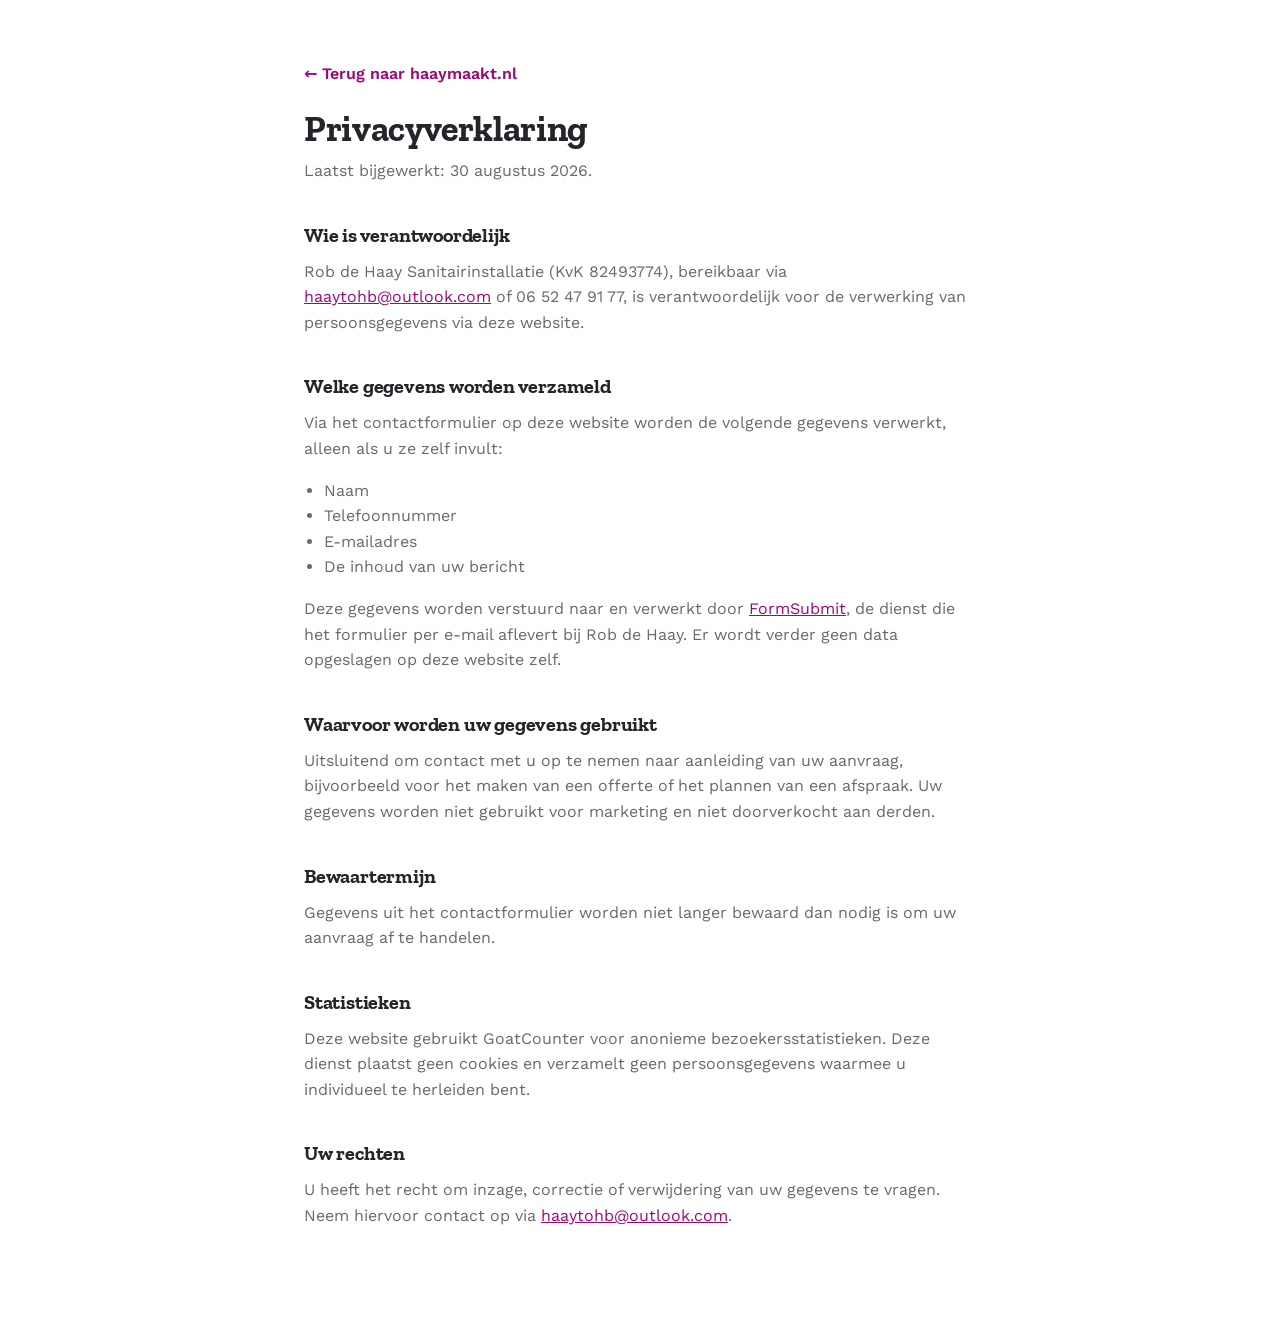
<file: privacy.html>
<!doctype html>
<html lang="nl">
<head>
<meta charset="utf-8">
<meta name="viewport" content="width=device-width, initial-scale=1">
<title>Privacyverklaring | haaymaakt.nl</title>
<meta name="description" content="Privacyverklaring van haaymaakt.nl, Rob de Haay Sanitairinstallatie: welke gegevens worden verzameld via het contactformulier en hoe deze worden gebruikt.">
<link rel="canonical" href="https://haaymaakt.nl/privacy.html">
<meta name="robots" content="noindex">
<link rel="icon" href="/favicon.svg" type="image/svg+xml">
<link rel="stylesheet" href="/styles.css">
<style>
  .legal { max-width: 720px; margin: 0 auto; padding: 64px 24px 96px; }
  .legal h1 { font-size: clamp(26px, 5vw, 36px); margin: 0 0 8px; }
  .legal h2 { font-size: 20px; margin: 40px 0 12px; }
  .legal p, .legal li { font-size: 16px; line-height: 1.6; color: var(--color-text-muted); }
  .legal ul { padding-left: 20px; }
  .legal a { color: var(--color-primary); }
  .back-link { display: inline-block; margin-bottom: 24px; font-weight: 600; text-decoration: none; color: var(--color-primary); }
</style>
</head>
<body>
<main class="legal">
  <a class="back-link" href="/">← Terug naar haaymaakt.nl</a>
  <h1>Privacyverklaring</h1>
  <p>Laatst bijgewerkt: 30 augustus 2026.</p>

  <h2>Wie is verantwoordelijk</h2>
  <p>Rob de Haay Sanitairinstallatie (KvK 82493774), bereikbaar via <a href="mailto:haaytohb@outlook.com">haaytohb@outlook.com</a> of 06 52 47 91 77, is verantwoordelijk voor de verwerking van persoonsgegevens via deze website.</p>

  <h2>Welke gegevens worden verzameld</h2>
  <p>Via het contactformulier op deze website worden de volgende gegevens verwerkt, alleen als u ze zelf invult:</p>
  <ul>
    <li>Naam</li>
    <li>Telefoonnummer</li>
    <li>E-mailadres</li>
    <li>De inhoud van uw bericht</li>
  </ul>
  <p>Deze gegevens worden verstuurd naar en verwerkt door <a href="https://formsubmit.co/" target="_blank" rel="noopener">FormSubmit</a>, de dienst die het formulier per e-mail aflevert bij Rob de Haay. Er wordt verder geen data opgeslagen op deze website zelf.</p>

  <h2>Waarvoor worden uw gegevens gebruikt</h2>
  <p>Uitsluitend om contact met u op te nemen naar aanleiding van uw aanvraag, bijvoorbeeld voor het maken van een offerte of het plannen van een afspraak. Uw gegevens worden niet gebruikt voor marketing en niet doorverkocht aan derden.</p>

  <h2>Bewaartermijn</h2>
  <p>Gegevens uit het contactformulier worden niet langer bewaard dan nodig is om uw aanvraag af te handelen.</p>

  <h2>Statistieken</h2>
  <p>Deze website gebruikt GoatCounter voor anonieme bezoekersstatistieken. Deze dienst plaatst geen cookies en verzamelt geen persoonsgegevens waarmee u individueel te herleiden bent.</p>

  <h2>Uw rechten</h2>
  <p>U heeft het recht om inzage, correctie of verwijdering van uw gegevens te vragen. Neem hiervoor contact op via <a href="mailto:haaytohb@outlook.com">haaytohb@outlook.com</a>.</p>
</main>
</body>
</html>
</file>
<file: styles.css>
:root {
  --color-primary: #A3047C;
  --color-primary-dark: #7D0066;
  --color-petrol: #0E7C86;
  --color-ochre: #D99A2B;
  --color-soft: #D5D1CA;
  --color-success: #1f9f63;
  --color-star: #f5b301;
  --color-text: #26242A;
  --color-text-muted: #6B6670;
  --color-surface: #f4f2f0;
  --color-surface-map: #f6f5f3;
  --color-surface-dark: #26242A;
  --color-border: #e4e0de;
  --color-bg: #ffffff;
  --shadow-card: 0 2px 8px rgba(0, 0, 0, 0.08);
  --radius-sm: 2px;
  --radius-md: 6px;
  --radius-lg: 10px;
  --font-body: "Work Sans", system-ui, -apple-system, "Segoe UI", sans-serif;
  --font-display: "Zilla Slab", Rockwell, Georgia, serif;
  --content-max: 1200px;
  --focus-ring: 0 0 0 3px rgba(163, 4, 124, 0.3);
  color-scheme: light;
}

@font-face {
  font-family: "Work Sans";
  font-style: normal;
  font-weight: 400 700;
  font-display: optional;
  src: url("/fonts/work-sans-var.woff2") format("woff2");
}
@font-face {
  font-family: "Zilla Slab";
  font-style: normal;
  font-weight: 500;
  font-display: optional;
  src: url("/fonts/zilla-slab-500.woff2") format("woff2");
}
@font-face {
  font-family: "Zilla Slab";
  font-style: normal;
  font-weight: 600;
  font-display: optional;
  src: url("/fonts/zilla-slab-600.woff2") format("woff2");
}
@font-face {
  font-family: "Zilla Slab";
  font-style: normal;
  font-weight: 700;
  font-display: optional;
  src: url("/fonts/zilla-slab-700.woff2") format("woff2");
}

* { box-sizing: border-box; }
[hidden] { display: none !important; }

@keyframes haay-drop-in {
  0% { transform: translateY(-160px); opacity: 0; }
  60% { opacity: 1; }
  100% { transform: translateY(0); opacity: 1; }
}
@keyframes haay-rise-in {
  0% { transform: translateY(160px); opacity: 0; }
  60% { opacity: 1; }
  100% { transform: translateY(0); opacity: 1; }
}
@keyframes haay-slide-in {
  0% { transform: translateX(-28px); opacity: 0; }
  100% { transform: translateX(0); opacity: 1; }
}
@keyframes haay-wave {
  0% { transform: rotate(0deg); }
  15% { transform: rotate(-11deg); }
  30% { transform: rotate(8deg); }
  45% { transform: rotate(-7deg); }
  60% { transform: rotate(5deg); }
  75% { transform: rotate(-3deg); }
  100% { transform: rotate(0deg); }
}
@keyframes haay-fade-up {
  0% { transform: translateY(14px); opacity: 0; }
  100% { transform: translateY(0); opacity: 1; }
}
@keyframes haay-star-pop {
  0% { transform: scale(0.4) rotate(-25deg); opacity: 0; }
  65% { transform: scale(1.18) rotate(4deg); opacity: 1; }
  100% { transform: scale(1) rotate(0deg); opacity: 1; }
}
#haay-woord, #header-haay-woord { display: inline-block; transform-origin: 12% 90%; }
html { scroll-behavior: smooth; }
body {
  margin: 0;
  font-family: var(--font-body);
  color: var(--color-text);
  background: var(--color-bg);
}
h1, h2, h3 { font-family: var(--font-display); font-weight: 800; letter-spacing: -0.01em; margin: 0; }
p { margin: 0; }
a { color: inherit; }
img { max-width: 100%; display: block; }
:focus-visible { outline: none; box-shadow: var(--focus-ring); border-radius: var(--radius-sm); }

.skip-link {
  position: absolute; left: -9999px; top: 0; z-index: 100;
  background: #fff; color: var(--color-text); padding: 12px 20px; border-radius: var(--radius-md);
}
.skip-link:focus { left: 24px; top: 12px; }

/* ===== Header ===== */
.site-header {
  position: sticky; top: 0; z-index: 50;
  background: rgba(255, 255, 255, 0.96);
  backdrop-filter: saturate(1.1) blur(4px);
  border-bottom: 1px solid var(--color-border);
}
.site-header .row {
  max-width: var(--content-max); margin: 0 auto; padding: 14px 24px;
  display: flex; align-items: center; justify-content: space-between; gap: 16px;
}
@media (min-width: 1200px) {
  .site-header .row { padding-right: 0; }
}
.logo { display: flex; align-items: center; gap: 12px; text-decoration: none; color: var(--color-text); }
.wordmark { display: flex; flex-direction: column; line-height: 0.98; font-family: var(--font-display); font-weight: 800; font-size: 22px; letter-spacing: -0.02em; }
.wordmark .accent { color: var(--color-petrol); }
.footer-brand .wordmark { font-size: 20px; }
.accent-footer { color: rgba(255, 255, 255, 0.62); }

.main-nav { display: flex; align-items: center; gap: 18px; margin-left: auto; margin-right: 18px; }
.main-nav a { text-decoration: none; color: var(--color-text); font-weight: 600; font-size: 15px; transition: color 150ms ease-out; }
.main-nav a:hover { color: var(--color-primary); }

.btn { text-decoration: none; font-weight: 600; border-radius: var(--radius-md); display: inline-flex; align-items: center; justify-content: center; border: none; cursor: pointer; font-family: var(--font-body); transition: background 150ms ease-out, border-color 150ms ease-out; }
.btn-primary { background: var(--color-primary); color: #fff; font-size: 16px; padding: 15px 30px; }
.btn-primary:hover { background: var(--color-primary-dark); }
.btn-lg { align-self: flex-start; padding: 15px 32px; }
.btn-outline-teal { background: transparent; color: var(--color-petrol); border: 2px solid var(--color-petrol); font-size: 16px; padding: 13px 28px; }
.btn-outline-teal:hover { background: var(--color-surface); }
.btn-on-dark { background: #fff; color: var(--color-primary); font-weight: 700; font-size: 16px; padding: 14px 26px; }
.btn-on-dark:hover { background: var(--color-surface); }

.btn-call { gap: 9px; font-weight: 700; font-size: 15px; padding: 12px 18px; min-height: 46px; white-space: nowrap; }
.btn-call:hover { background: var(--color-primary-dark); }
.call-tablet { display: none; }

.menu-toggle {
  display: none; flex-direction: column; justify-content: center; gap: 5px;
  width: 46px; height: 46px; padding: 0 11px; background: #fff; border: 1px solid var(--color-border);
  border-radius: var(--radius-md); cursor: pointer;
}
.menu-toggle span { display: block; height: 2.5px; background: var(--color-text); border-radius: 2px; }

.mobile-nav { border-top: 1px solid var(--color-border); background: #fff; padding: 10px 24px 18px; flex-direction: column; }
.mobile-nav a { text-decoration: none; color: var(--color-text); font-weight: 600; font-size: 17px; padding: 15px 0; border-bottom: 1px solid var(--color-border); }
.mobile-nav-cta { color: var(--color-primary) !important; font-weight: 700 !important; padding: 16px 0 4px !important; border-bottom: none !important; }

@media (max-width: 1039px) {
  .main-nav, .call-full { display: none; }
  .call-tablet { display: inline; }
  .btn-call { margin-left: auto; }
  .menu-toggle { display: flex; }
  .mobile-nav { display: none; }
  .mobile-nav.is-open { display: flex; }
}

@media (max-width: 639px) {
  .call-tablet { display: none; }
  .btn-call { width: 46px; height: 46px; padding: 0; gap: 0; }
}

/* ===== Layout helpers ===== */
section > .eyebrow, .services > h2, .process > h2 { max-width: var(--content-max); }
.eyebrow { display: inline-flex; align-items: center; gap: 8px; font-size: 13px; font-weight: 700; letter-spacing: 0.06em; text-transform: uppercase; color: var(--color-primary); }
.eyebrow-icon { color: var(--color-petrol); letter-spacing: 0.04em; margin-bottom: 20px; }
.eyebrow-on-dark { color: rgba(255, 255, 255, 0.95); }
h2 { font-size: clamp(24px, 4.5vw, 34px); line-height: 1.15; margin: 16px 0 20px; }
.lead { font-size: 18px; line-height: 1.6; color: var(--color-text-muted); }
.muted { color: var(--color-text-muted); font-size: 18px; line-height: 1.6; }
.section-intro { font-size: 17px; line-height: 1.6; color: var(--color-text-muted); max-width: 680px; margin: 0 0 36px; }
.card-grid { display: grid; grid-template-columns: repeat(auto-fit, minmax(260px, 1fr)); gap: 20px; }

/* ===== Hero ===== */
.hero { background: #fff; border-bottom: 1px solid var(--color-border); }
.hero-grid { max-width: var(--content-max); margin: 0 auto; display: grid; grid-template-columns: repeat(auto-fit, minmax(340px, 1fr)); min-height: 560px; }
.hero-copy { padding: clamp(48px, 7vw, 88px) 24px; align-self: center; }
.hero-copy h1 { font-size: clamp(30px, 7vw, 54px); line-height: 1.05; letter-spacing: -0.015em; margin: 0 0 18px; }
.hero-copy .lead { margin: 0 0 32px; max-width: 480px; font-size: 19px; }
.hero .eyebrow-icon { display: inline-flex; }
.btn-row { display: flex; flex-wrap: wrap; gap: 14px; }
.hero-photo { background-image: url('/images/n-douche-zeist.jpg'); background-image: image-set(url('/images/n-douche-zeist.webp') type('image/webp'), url('/images/n-douche-zeist.jpg') type('image/jpeg')); background-size: cover; background-position: center; min-height: 320px; }

/* ===== Intro ===== */
.intro { max-width: var(--content-max); margin: 0 auto; padding: 80px 24px; }
.intro-inner { max-width: 780px; display: flex; flex-direction: column; gap: 16px; }
.intro h2 { margin: 0; }
@media (max-width: 639px) {
  .intro { padding-top: 48px; padding-bottom: 48px; }
}

/* ===== Stats ===== */
.stats { background: var(--color-surface); overflow: hidden; }
.stats-grid { max-width: var(--content-max); margin: 0 auto; padding: 64px 24px; display: grid; grid-template-columns: repeat(auto-fit, minmax(210px, 1fr)); gap: 20px; }
.stat-card { background: #fff; border: 1px solid var(--color-border); border-radius: var(--radius-md); padding: 32px 26px; }
.stat-bar { width: 40px; height: 4px; border-radius: 2px; margin-bottom: 20px; }
.bar-petrol { background: var(--color-petrol); }
.bar-ochre { background: var(--color-ochre); }
.bar-magenta { background: var(--color-primary); }
.bar-soft { background: var(--color-soft); }
.stat-figure { font-family: var(--font-display); font-weight: 800; font-size: clamp(34px, 6vw, 50px); line-height: 1; letter-spacing: -0.02em; }
.stat-label { font-size: 16px; font-weight: 600; color: var(--color-text-muted); margin-top: 12px; }

/* ===== Services / Process ===== */
.services { max-width: var(--content-max); margin: 0 auto; padding: 48px 24px 80px; scroll-margin-top: 90px; }
.process { background: var(--color-surface); scroll-margin-top: 90px; overflow: hidden; }
.process-inner { max-width: var(--content-max); margin: 0 auto; padding: 48px 24px 80px; }
.service-card, .process-card { background: #fff; border: 1px solid var(--color-border); border-radius: var(--radius-md); padding: 32px 28px; min-height: 220px; }
.service-card h3, .process-card h3 { font-size: 22px; font-weight: 700; margin: 0 0 10px; }
.service-card p, .process-card p { font-size: 16px; line-height: 1.55; color: var(--color-text-muted); }
.card-purple { border-top: 4px solid var(--color-petrol); }
.card-pink { border-top: 4px solid var(--color-ochre); }
.card-red { border-top: 4px solid var(--color-primary); }
.service-card-cta { background: var(--color-surface); border: none; display: flex; flex-direction: column; gap: 16px; padding-top: 40px; }
.service-card-cta h3 { font-size: 26px; }
.service-card-cta p { flex: 1; }
.arrow-link { color: var(--color-primary); font-weight: 700; text-decoration: none; }
.arrow-link:hover { color: var(--color-primary-dark); }

.step-number { display: flex; align-items: center; justify-content: center; width: 48px; height: 48px; color: #fff; font-family: var(--font-display); font-weight: 800; font-size: 20px; border-radius: var(--radius-md); margin-bottom: 20px; }
.step-purple { background: var(--color-petrol); }
.step-pink { background: var(--color-soft); color: var(--color-text); }
.step-red { background: var(--color-primary); }

/* ===== Gallery ===== */
.gallery { background: #fff; scroll-margin-top: 80px; }
.gallery-inner { max-width: var(--content-max); margin: 0 auto; padding: 80px 24px; }
.gallery-grid { display: grid; grid-template-columns: repeat(auto-fit, minmax(220px, 1fr)); gap: 16px; }
.gallery-grid figure { margin: 0; position: relative; border-radius: var(--radius-md); overflow: hidden; aspect-ratio: 3/4; box-shadow: var(--shadow-card); transition: transform 220ms ease-out, box-shadow 220ms ease-out; }
.gallery-grid figure:hover { transform: translateY(-6px); box-shadow: 0 14px 28px rgba(38, 36, 42, 0.2); }
.gallery-grid img { width: 100%; height: 100%; object-fit: cover; transition: transform 320ms ease-out; }
.gallery-grid figure:hover img { transform: scale(1.04); }
.gallery-grid figcaption { position: absolute; left: 0; right: 0; bottom: 0; padding: 14px 16px; color: #fff; font-weight: 600; font-size: 14px; background: linear-gradient(transparent, rgba(38, 36, 42, 0.78)); }

/* ===== Why ===== */
.why { background: var(--color-surface); scroll-margin-top: 80px; }
.why-grid { max-width: var(--content-max); margin: 0 auto; padding: 80px 24px; display: grid; grid-template-columns: repeat(auto-fit, minmax(320px, 1fr)); gap: 56px; align-items: center; }
.check-list { list-style: none; margin: 0; padding: 0; display: flex; flex-direction: column; gap: 4px; }
.check-list li { display: flex; align-items: flex-start; gap: 16px; padding: 20px 0; border-bottom: 1px solid var(--color-border); }
.check-list li:last-child { border-bottom: none; }
.check-list strong { display: block; font-size: 18px; }
.check-list div span { font-size: 15px; color: var(--color-text-muted); }
.check { flex-shrink: 0; width: 32px; height: 32px; border-radius: var(--radius-sm); color: #fff; display: flex; align-items: center; justify-content: center; font-weight: 800; }
.check-purple { background: var(--color-petrol); }
.check-pink { background: var(--color-soft); color: var(--color-text); }
.check-red { background: var(--color-primary); }
.check-yellow { background: var(--color-ochre); color: var(--color-text); }

/* ===== About ===== */
.about { max-width: var(--content-max); margin: 0 auto; padding: 24px 24px 80px; scroll-margin-top: 80px; display: grid; grid-template-columns: repeat(auto-fit, minmax(340px, 1fr)); gap: 56px; align-items: center; }
.about-photo {
  width: 100%; height: 620px;
  clip-path: url(#watervlek); -webkit-clip-path: url(#watervlek);
  filter: drop-shadow(0 14px 30px rgba(38, 36, 42, 0.22));
  background: linear-gradient(160deg, var(--color-petrol), #0A5A62);
  display: flex; align-items: center; justify-content: center; text-align: center;
  color: rgba(255, 255, 255, 0.85); font-weight: 600; font-size: 18px; line-height: 1.5;
}
.about h2 { margin-top: 16px; }

/* ===== Reviews ===== */
.reviews { background: var(--color-surface); scroll-margin-top: 80px; }
.reviews-inner { max-width: var(--content-max); margin: 0 auto; padding: 80px 24px; }
.review-card { background: #fff; border: 1px solid var(--color-border); border-radius: var(--radius-md); padding: 32px 28px; display: flex; flex-direction: column; gap: 16px; margin: 0; }
.review-card .stars { display: inline-flex; gap: 3px; color: var(--color-star); font-size: 18px; }
.review-card p { font-size: 17px; line-height: 1.55; flex: 1; }
.review-card footer { font-weight: 700; font-size: 15px; display: flex; flex-direction: column; }
.review-card footer span { font-weight: 500; color: var(--color-text-muted); }

/* ===== Partner (Q1 Sanitair) ===== */
.partner { scroll-margin-top: 80px; }
.partner-grid { max-width: var(--content-max); margin: 0 auto; padding: 80px 24px; display: grid; grid-template-columns: repeat(auto-fit, minmax(360px, 1fr)); align-items: stretch; border-radius: var(--radius-md); overflow: hidden; }
.partner-copy { background: var(--color-petrol); color: #fff; padding: clamp(40px, 6vw, 56px) clamp(28px, 4vw, 48px); }
.partner-copy h2 { color: #fff; }
.partner-copy p { font-size: 18px; line-height: 1.6; color: rgba(255, 255, 255, 0.97); margin: 0 0 28px; }
.partner-photo { background-image: url('/images/werk-zeist-700.jpg'); background-image: image-set(url('/images/werk-zeist-700.webp') type('image/webp'), url('/images/werk-zeist-700.jpg') type('image/jpeg')); background-size: cover; background-position: center; min-height: 320px; }

/* ===== Werkgebied ===== */
.area { position: relative; background: var(--color-surface-map); overflow: hidden; }
.area-map { position: absolute; inset: 0; width: 100%; height: 100%; }
.area-card-wrap { position: relative; max-width: var(--content-max); margin: 0 auto; padding: 72px 24px; min-height: 380px; }
.area-card { max-width: 640px; background: rgba(255, 255, 255, 0.92); border: 1px solid var(--color-border); border-radius: var(--radius-md); padding: 36px; box-shadow: var(--shadow-card); }
.area-card h2 { font-size: clamp(23px, 4.5vw, 32px); margin: 14px 0 14px; }
.area-card p { font-size: 17px; line-height: 1.6; color: var(--color-text-muted); margin: 0 0 24px; }
.chip-row { display: flex; gap: 10px; flex-wrap: wrap; }
.chip { background: var(--color-surface); color: var(--color-text-muted); font-weight: 700; font-size: 14px; padding: 8px 16px; border-radius: var(--radius-md); }

/* ===== Contact ===== */
.contact { max-width: var(--content-max); margin: 0 auto; padding: 80px 24px; scroll-margin-top: 80px; display: grid; grid-template-columns: repeat(auto-fit, minmax(320px, 1fr)); gap: 56px; overflow: hidden; }
.contact-rows { display: flex; flex-direction: column; gap: 14px; margin-top: 32px; }
.contact-row { display: flex; align-items: center; gap: 18px; text-decoration: none; color: var(--color-text); padding: 16px 20px; border: 1px solid var(--color-border); border-radius: var(--radius-md); font-weight: 600; transition: border-color 150ms ease-out; }
.contact-row:hover { border-color: var(--color-primary); }
.contact-icon { width: 52px; height: 52px; flex-shrink: 0; color: #fff; border-radius: var(--radius-md); display: flex; align-items: center; justify-content: center; }
.icon-purple { background: var(--color-petrol); }
.icon-success { background: var(--color-success); }
.icon-red { background: var(--color-primary); }
.contact-label { display: block; font-size: 13px; color: var(--color-text-muted); font-weight: 600; }
.contact-value { font-size: 18px; }

.contact-panel { background: var(--color-surface); border-radius: var(--radius-md); padding: 40px; }
.contact-panel form { display: flex; flex-direction: column; gap: 22px; }
.field { display: flex; flex-direction: column; gap: 8px; }
.field span { font-size: 16px; font-weight: 600; }
.field input, .field textarea {
  font-family: var(--font-body); font-size: 16px; padding: 14px 16px; border-radius: var(--radius-md);
  border: 1px solid var(--color-border); outline: none; color: var(--color-text); background: #fff;
}
.field textarea { resize: vertical; min-height: 240px; }
.field-row { display: grid; grid-template-columns: repeat(auto-fit, minmax(150px, 1fr)); gap: 18px; }
.honeypot { position: absolute; left: -9999px; width: 1px; height: 1px; opacity: 0; }
.form-error { font-size: 15px; line-height: 1.5; color: var(--color-primary); font-weight: 600; margin: 0; }
.form-privacy { font-size: 13px; color: var(--color-text-muted); }
.form-privacy a { color: var(--color-primary); }
.thank-you { display: flex; flex-direction: column; gap: 12px; padding: 40px 8px; text-align: left; }
.check-badge { width: 48px; height: 48px; background: var(--color-success); color: #fff; border-radius: var(--radius-md); display: flex; align-items: center; justify-content: center; font-size: 24px; font-weight: 800; }
.thank-you h3 { font-size: 24px; margin: 8px 0 0; }
.thank-you p { font-size: 16px; line-height: 1.5; color: var(--color-text-muted); }

/* ===== Footer ===== */
.site-footer { background: var(--color-surface-dark); color: #fff; }
.footer-inner { max-width: var(--content-max); margin: 0 auto; padding: 56px 24px 40px; display: flex; flex-wrap: wrap; justify-content: space-between; gap: 40px; }
.footer-brand { max-width: 320px; }
.footer-brand .logo { margin-bottom: 16px; color: #fff; }
.footer-brand p { font-size: 15px; line-height: 1.6; color: rgba(255, 255, 255, 0.65); }
.footer-cols { display: flex; gap: 64px; flex-wrap: wrap; }
.footer-heading { font-size: 12px; font-weight: 700; letter-spacing: 0.06em; text-transform: uppercase; color: rgba(255, 255, 255, 0.5); margin-bottom: 14px; }
.footer-cols a, .footer-cols span { display: block; color: #fff; text-decoration: none; font-size: 15px; margin-bottom: 8px; }
.footer-cols div:last-child span { color: rgba(255, 255, 255, 0.75); }
.footer-bar { border-top: 1px solid rgba(255, 255, 255, 0.12); }
.footer-bar span { display: block; max-width: var(--content-max); margin: 0 auto; padding: 20px 24px; font-size: 13px; color: rgba(255, 255, 255, 0.5); }
</file>
